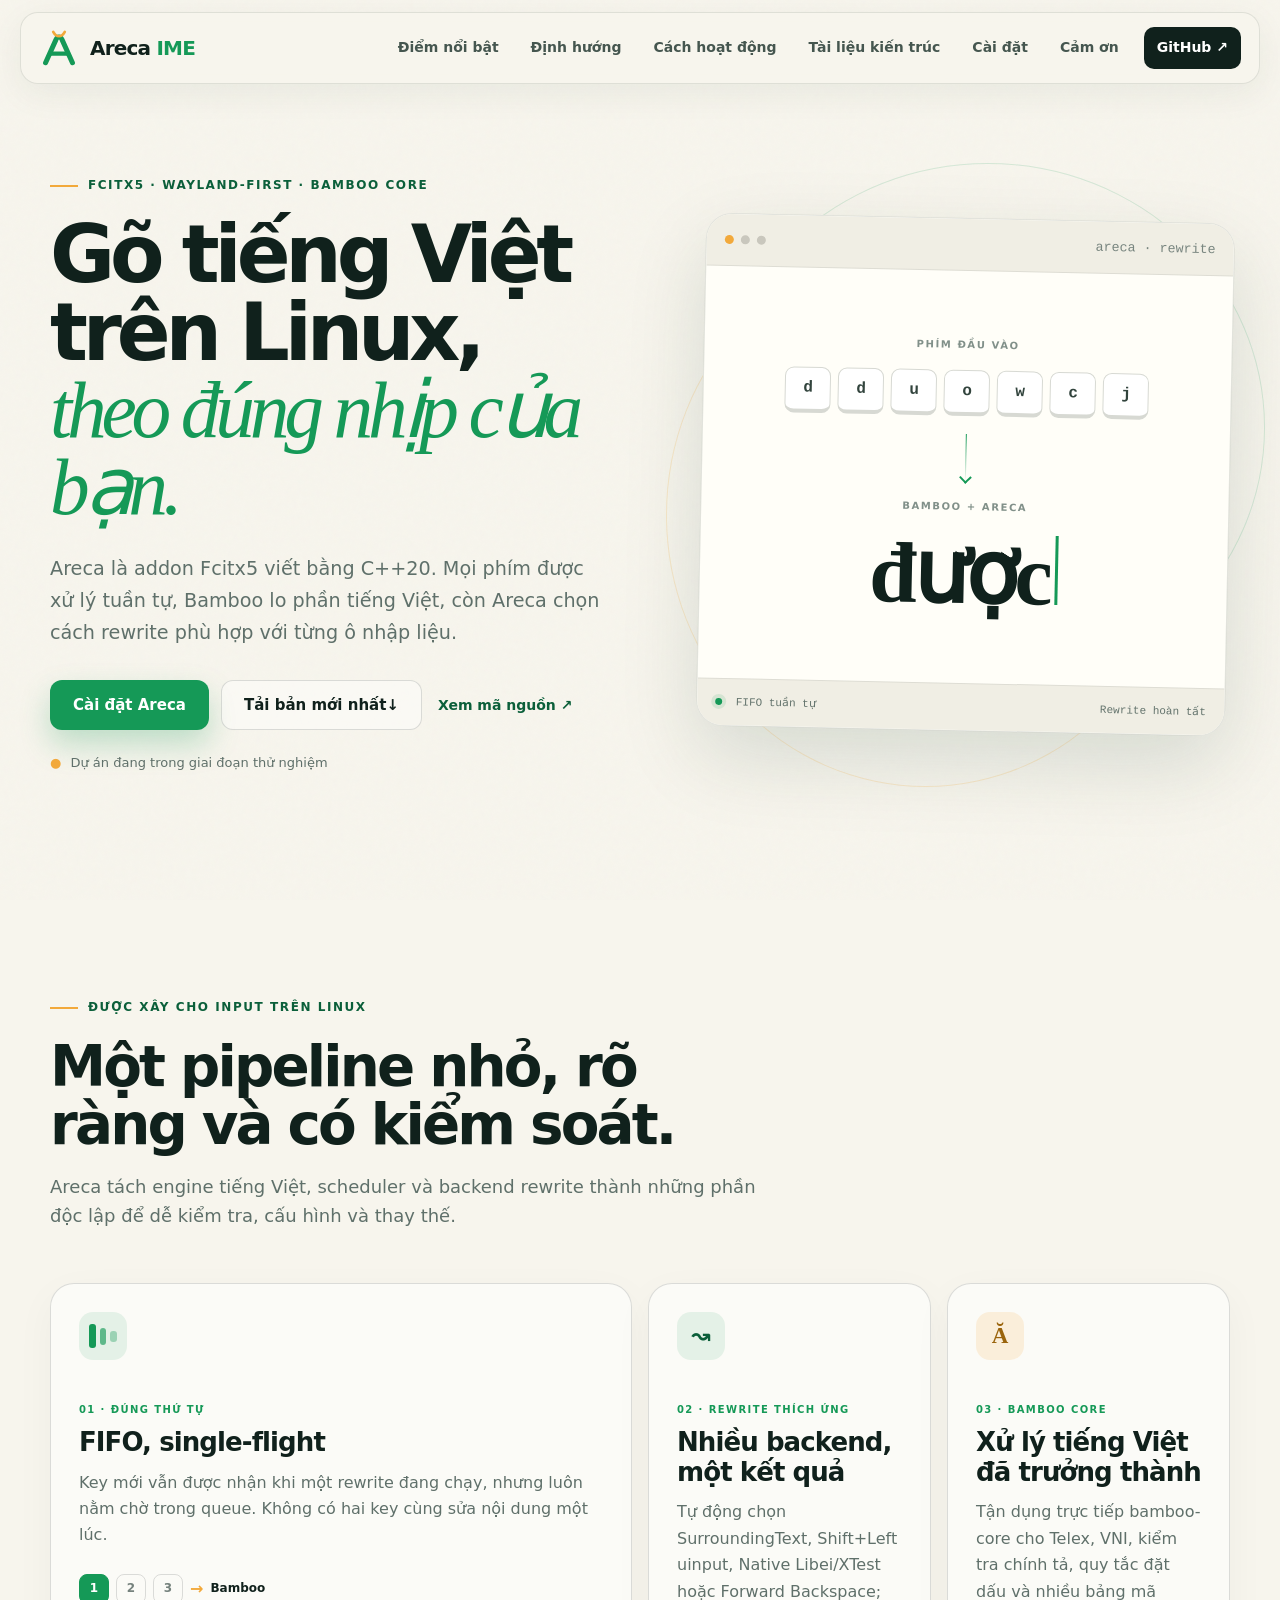
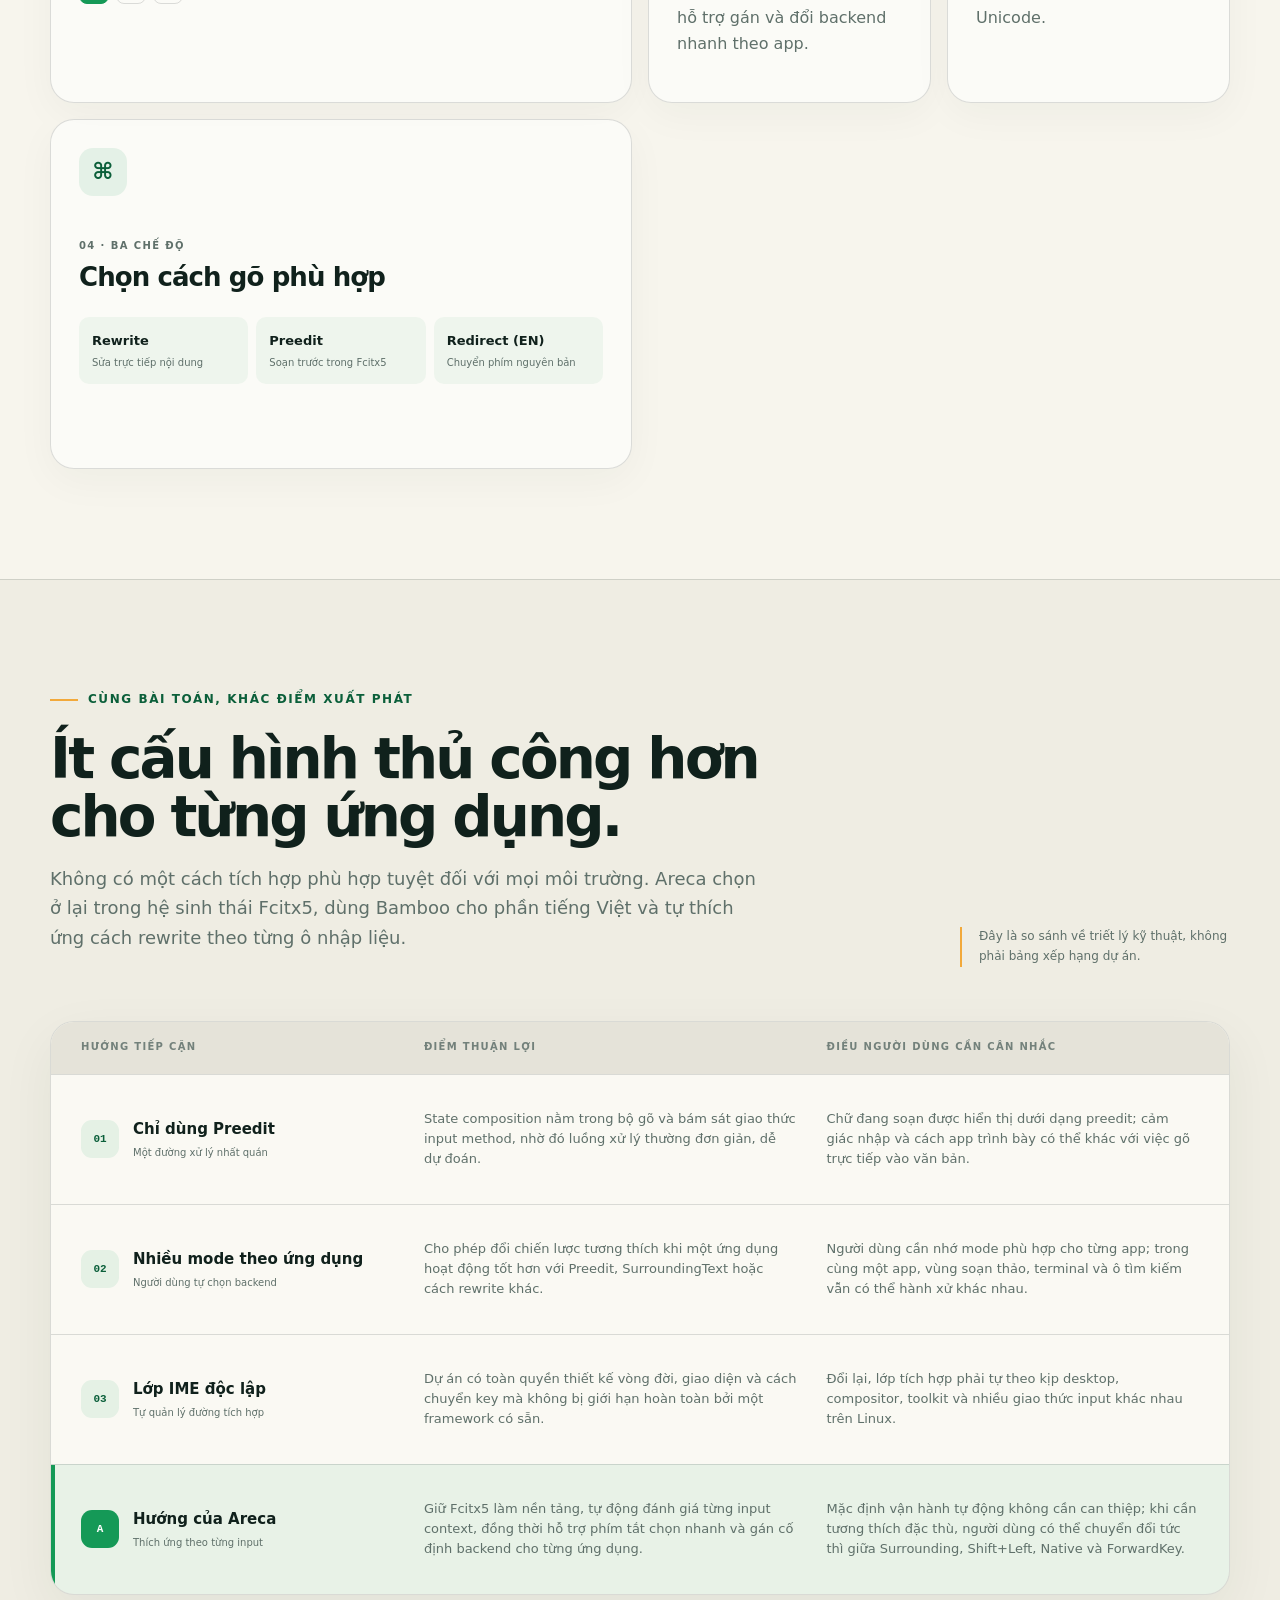
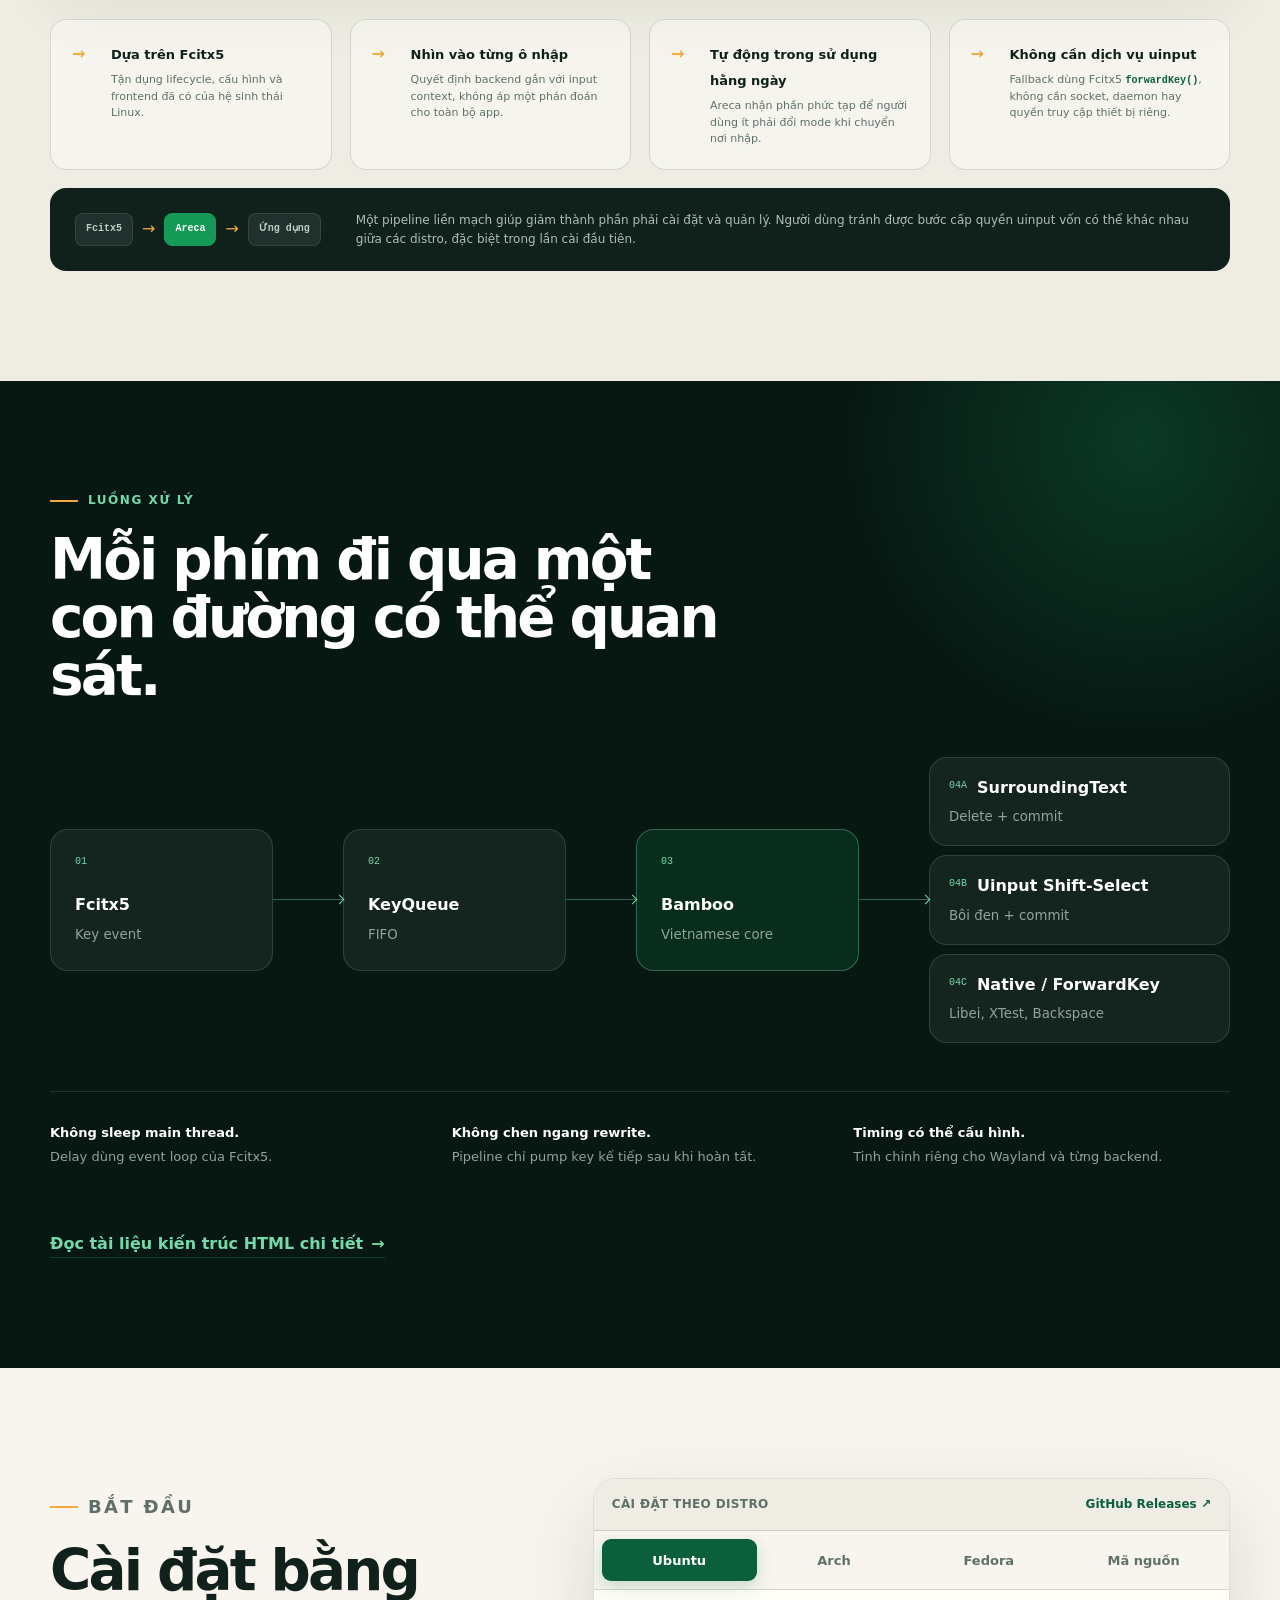
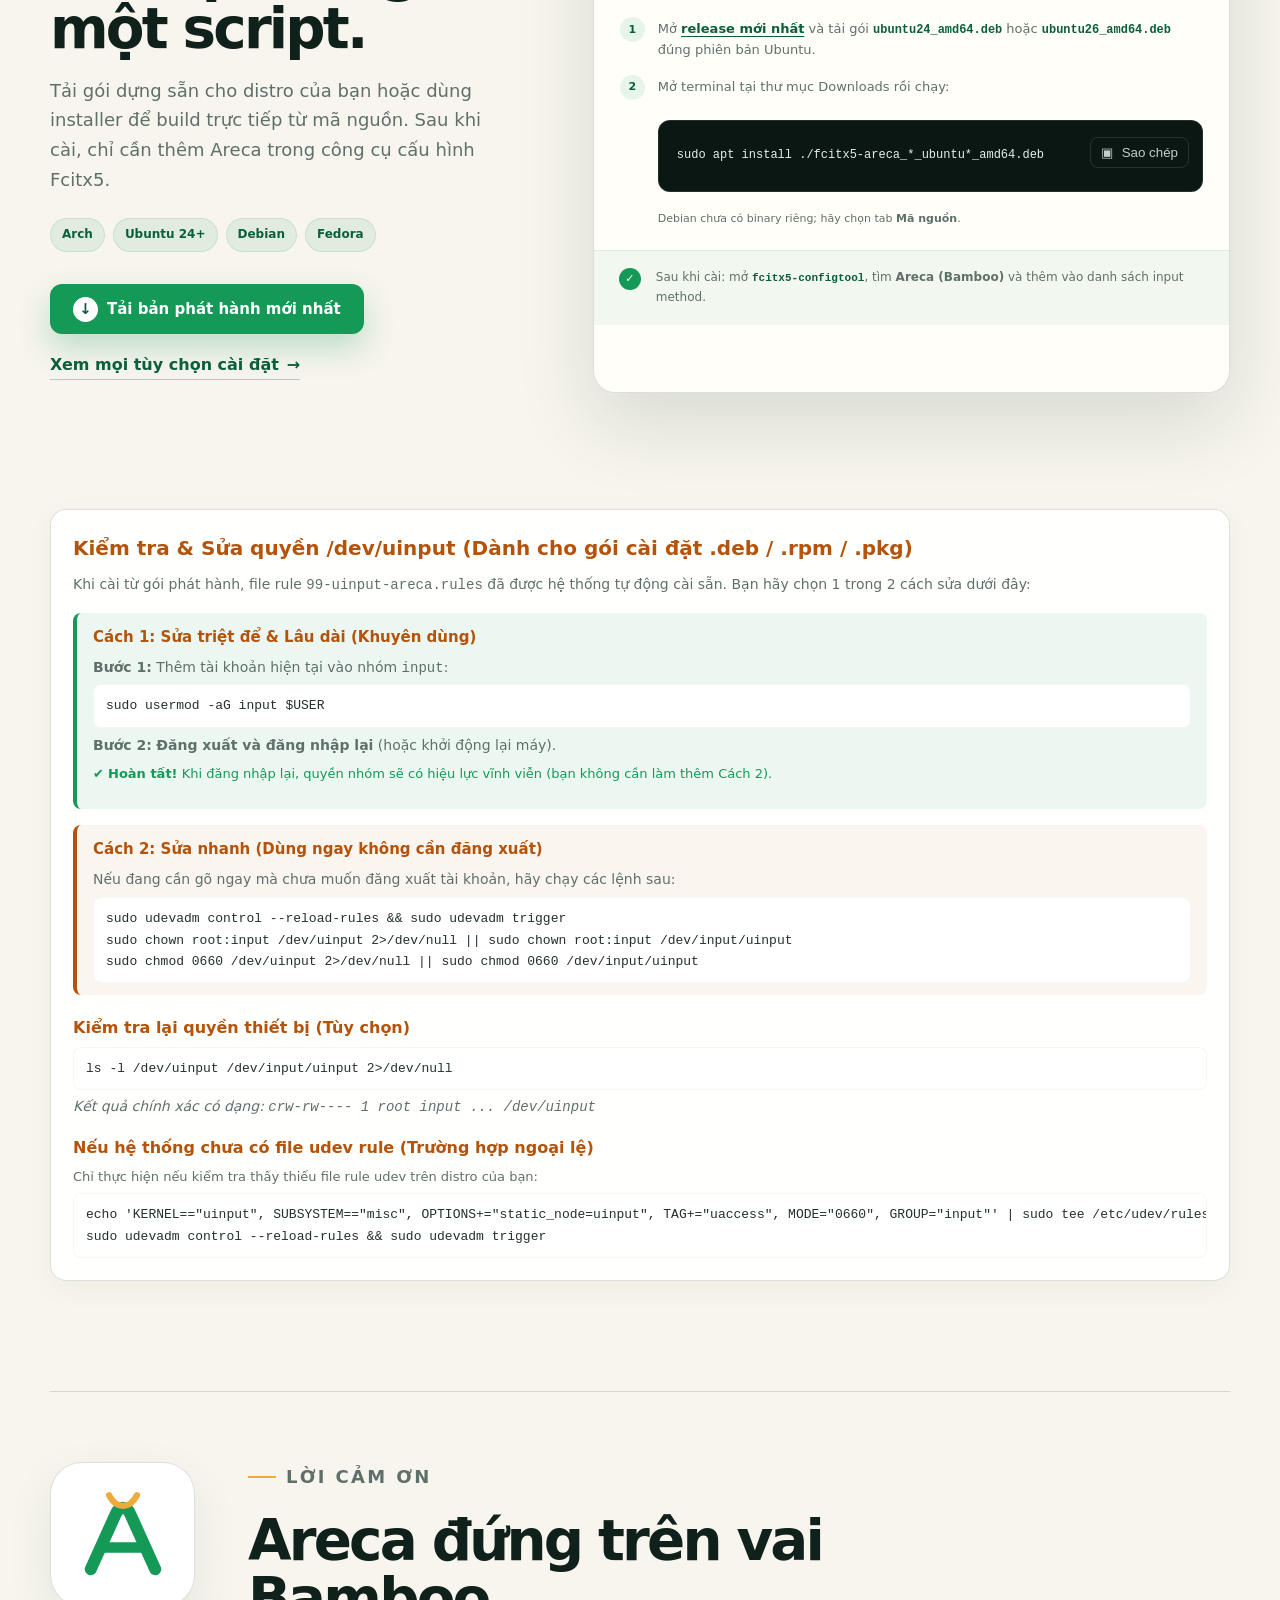
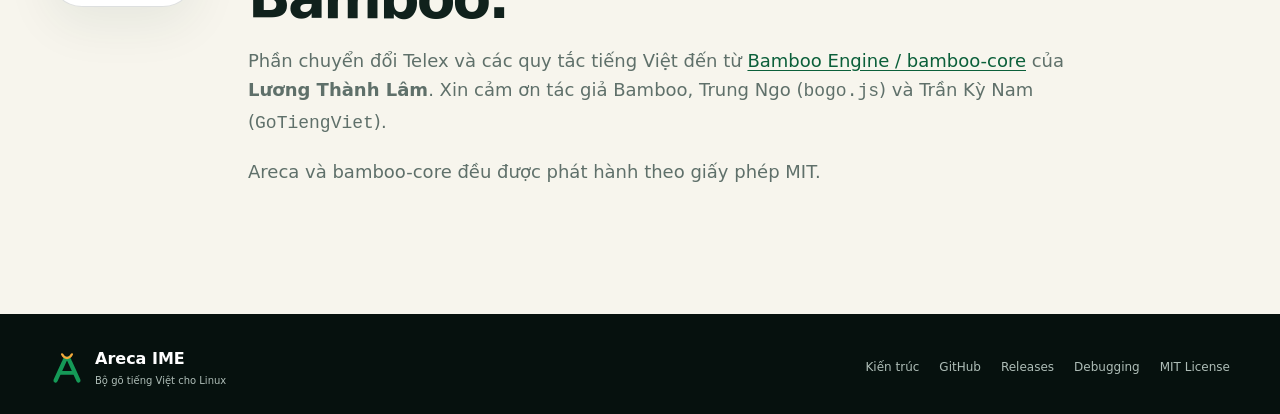
<file: website/index.html>
<!doctype html>
<html lang="vi">
  <head>
    <meta charset="utf-8" />
    <meta name="viewport" content="width=device-width, initial-scale=1" />
    <meta name="theme-color" content="#0b1f19" />
    <meta
      name="description"
      content="Areca IME — bộ gõ tiếng Việt cho Linux, tích hợp Fcitx5, tối ưu cho Wayland và sử dụng Bamboo Engine."
    />
    <meta property="og:title" content="Areca IME — Gõ tiếng Việt trên Linux" />
    <meta
      property="og:description"
      content="Bộ gõ tiếng Việt Fcitx5 với Bamboo Engine, pipeline tuần tự và nhiều chế độ nhập liệu."
    />
    <meta property="og:type" content="website" />
    <meta property="og:image" content="assets/areca.svg" />
    <title>Areca IME — Bộ gõ tiếng Việt cho Linux</title>
    <link rel="icon" href="assets/areca.svg" type="image/svg+xml" />
    <link rel="stylesheet" href="styles.css" />
    <script src="script.js" defer></script>
  </head>
  <body>
    <a class="skip-link" href="#main">Đi tới nội dung chính</a>

    <header class="site-header">
      <a class="brand" href="#top" aria-label="Areca IME — trang chủ">
        <img src="assets/areca.svg" alt="" width="40" height="40" />
        <span>Areca <b>IME</b></span>
      </a>

      <button
        class="menu-toggle"
        type="button"
        aria-label="Mở menu"
        aria-expanded="false"
        aria-controls="site-nav"
      >
        <span></span><span></span><span></span>
      </button>

      <nav id="site-nav" class="site-nav" aria-label="Điều hướng chính">
        <a href="#features">Điểm nổi bật</a>
        <a href="#direction">Định hướng</a>
        <a href="#architecture">Cách hoạt động</a>
        <a href="architecture.html">Tài liệu kiến trúc</a>
        <a href="#install">Cài đặt</a>
        <a href="#credits">Cảm ơn</a>
        <a
          class="nav-github"
          href="https://github.com/xhkzeroone/ArecaIME"
          target="_blank"
          rel="noreferrer"
          >GitHub <span aria-hidden="true">↗</span></a
        >
      </nav>
    </header>

    <main id="main">
      <section id="top" class="hero section-shell">
        <div class="hero-copy reveal">
          <p class="eyebrow"><span></span> Fcitx5 · Wayland-first · Bamboo core</p>
          <h1>Gõ tiếng Việt trên Linux, <em>theo đúng nhịp của bạn.</em></h1>
          <p class="hero-lead">
            Areca là addon Fcitx5 viết bằng C++20. Mọi phím được xử lý tuần tự,
            Bamboo lo phần tiếng Việt, còn Areca chọn cách rewrite phù hợp với
            từng ô nhập liệu.
          </p>
          <div class="hero-actions">
            <a class="button button-primary" href="#install">Cài đặt Areca</a>
            <a
              class="button button-secondary"
              href="https://github.com/xhkzeroone/ArecaIME/releases/latest"
              target="_blank"
              rel="noreferrer"
              >Tải bản mới nhất <span aria-hidden="true">↓</span></a
            >
            <a
              class="source-link"
              href="https://github.com/xhkzeroone/ArecaIME"
              target="_blank"
              rel="noreferrer"
              >Xem mã nguồn <span aria-hidden="true">↗</span></a
            >
          </div>

          <p class="experimental-note">
            <span aria-hidden="true">●</span> Dự án đang trong giai đoạn thử nghiệm
          </p>
        </div>

        <div class="hero-demo reveal" aria-label="Minh họa cách Areca xử lý từ được">
          <div class="demo-window">
            <div class="window-bar">
              <span></span><span></span><span></span>
              <small>areca · rewrite</small>
            </div>
            <div class="typing-stage">
              <p class="stage-label">PHÍM ĐẦU VÀO</p>
              <div class="keys" aria-label="d d u o w c j">
                <kbd>d</kbd><kbd>d</kbd><kbd>u</kbd><kbd>o</kbd><kbd>w</kbd><kbd>c</kbd><kbd>j</kbd>
              </div>
              <div class="flow-arrow"><span></span></div>
              <p class="stage-label">BAMBOO + ARECA</p>
              <div class="result-word">được<span class="caret"></span></div>
            </div>
            <div class="demo-status">
              <span><i class="status-dot"></i> FIFO tuần tự</span>
              <span>Rewrite hoàn tất</span>
            </div>
          </div>
          <div class="orbit orbit-one"></div>
          <div class="orbit orbit-two"></div>
        </div>
      </section>

      <section id="features" class="section-block section-shell">
        <div class="section-heading reveal">
          <p class="eyebrow"><span></span> Được xây cho input trên Linux</p>
          <h2>Một pipeline nhỏ, rõ ràng và có kiểm soát.</h2>
          <p>
            Areca tách engine tiếng Việt, scheduler và backend rewrite thành
            những phần độc lập để dễ kiểm tra, cấu hình và thay thế.
          </p>
        </div>

        <div class="feature-grid">
          <article class="feature-card feature-wide reveal">
            <div class="feature-icon queue-icon" aria-hidden="true">
              <i></i><i></i><i></i>
            </div>
            <p class="card-kicker">01 · ĐÚNG THỨ TỰ</p>
            <h3>FIFO, single-flight</h3>
            <p>
              Key mới vẫn được nhận khi một rewrite đang chạy, nhưng luôn nằm
              chờ trong queue. Không có hai key cùng sửa nội dung một lúc.
            </p>
            <div class="mini-queue" aria-hidden="true">
              <span class="active">1</span><span>2</span><span>3</span><b>→</b><em>Bamboo</em>
            </div>
          </article>

          <article class="feature-card reveal">
            <div class="feature-icon" aria-hidden="true">↝</div>
            <p class="card-kicker">02 · REWRITE THÍCH ỨNG</p>
            <h3>Nhiều backend, một kết quả</h3>
            <p>
              Tự động chọn SurroundingText, Shift+Left uinput, Native Libei/XTest hoặc Forward Backspace; hỗ trợ gán và đổi backend nhanh theo app.
            </p>
          </article>

          <article class="feature-card reveal">
            <div class="feature-icon bamboo-icon" aria-hidden="true">Ă</div>
            <p class="card-kicker">03 · BAMBOO CORE</p>
            <h3>Xử lý tiếng Việt đã trưởng thành</h3>
            <p>
              Tận dụng trực tiếp bamboo-core cho Telex, VNI, kiểm tra chính tả,
              quy tắc đặt dấu và nhiều bảng mã Unicode.
            </p>
          </article>

          <article class="feature-card feature-wide reveal">
            <div class="feature-icon modes-icon" aria-hidden="true">⌘</div>
            <p class="card-kicker">04 · BA CHẾ ĐỘ</p>
            <h3>Chọn cách gõ phù hợp</h3>
            <div class="mode-list">
              <span><b>Rewrite</b><small>Sửa trực tiếp nội dung</small></span>
              <span><b>Preedit</b><small>Soạn trước trong Fcitx5</small></span>
              <span><b>Redirect (EN)</b><small>Chuyển phím nguyên bản</small></span>
            </div>
          </article>
        </div>
      </section>

      <section id="direction" class="direction section-block">
        <div class="section-shell">
          <div class="direction-intro reveal">
            <div class="section-heading">
              <p class="eyebrow"><span></span> Cùng bài toán, khác điểm xuất phát</p>
              <h2>Ít cấu hình thủ công hơn cho từng ứng dụng.</h2>
              <p>
                Không có một cách tích hợp phù hợp tuyệt đối với mọi môi trường.
                Areca chọn ở lại trong hệ sinh thái Fcitx5, dùng Bamboo cho phần
                tiếng Việt và tự thích ứng cách rewrite theo từng ô nhập liệu.
              </p>
            </div>
            <p class="comparison-note">
              Đây là so sánh về triết lý kỹ thuật, không phải bảng xếp hạng dự án.
            </p>
          </div>

          <div class="comparison-table reveal" role="table" aria-label="So sánh các hướng thiết kế bộ gõ">
            <div class="comparison-row comparison-head" role="row">
              <span role="columnheader">Hướng tiếp cận</span>
              <span role="columnheader">Điểm thuận lợi</span>
              <span role="columnheader">Điều người dùng cần cân nhắc</span>
            </div>

            <div class="comparison-row" role="row">
              <div class="approach-name" role="cell">
                <i aria-hidden="true">01</i>
                <span><b>Chỉ dùng Preedit</b><small>Một đường xử lý nhất quán</small></span>
              </div>
              <p role="cell">
                State composition nằm trong bộ gõ và bám sát giao thức input
                method, nhờ đó luồng xử lý thường đơn giản, dễ dự đoán.
              </p>
              <p role="cell">
                Chữ đang soạn được hiển thị dưới dạng preedit; cảm giác nhập và
                cách app trình bày có thể khác với việc gõ trực tiếp vào văn bản.
              </p>
            </div>

            <div class="comparison-row" role="row">
              <div class="approach-name" role="cell">
                <i aria-hidden="true">02</i>
                <span><b>Nhiều mode theo ứng dụng</b><small>Người dùng tự chọn backend</small></span>
              </div>
              <p role="cell">
                Cho phép đổi chiến lược tương thích khi một ứng dụng hoạt động
                tốt hơn với Preedit, SurroundingText hoặc cách rewrite khác.
              </p>
              <p role="cell">
                Người dùng cần nhớ mode phù hợp cho từng app; trong cùng một app,
                vùng soạn thảo, terminal và ô tìm kiếm vẫn có thể hành xử khác nhau.
              </p>
            </div>

            <div class="comparison-row" role="row">
              <div class="approach-name" role="cell">
                <i aria-hidden="true">03</i>
                <span><b>Lớp IME độc lập</b><small>Tự quản lý đường tích hợp</small></span>
              </div>
              <p role="cell">
                Dự án có toàn quyền thiết kế vòng đời, giao diện và cách chuyển
                key mà không bị giới hạn hoàn toàn bởi một framework có sẵn.
              </p>
              <p role="cell">
                Đổi lại, lớp tích hợp phải tự theo kịp desktop, compositor,
                toolkit và nhiều giao thức input khác nhau trên Linux.
              </p>
            </div>

            <div class="comparison-row areca-row" role="row">
              <div class="approach-name" role="cell">
                <i aria-hidden="true">A</i>
                <span><b>Hướng của Areca</b><small>Thích ứng theo từng input</small></span>
              </div>
              <p role="cell">
                Giữ Fcitx5 làm nền tảng, tự động đánh giá từng input context,
                đồng thời hỗ trợ phím tắt chọn nhanh và gán cố định backend cho từng ứng dụng.
              </p>
              <p role="cell">
                Mặc định vận hành tự động không cần can thiệp; khi cần tương thích đặc thù,
                người dùng có thể chuyển đổi tức thì giữa Surrounding, Shift+Left, Native và ForwardKey.
              </p>
            </div>
          </div>

          <div class="direction-pillars reveal">
            <article>
              <span aria-hidden="true">→</span>
              <div><b>Dựa trên Fcitx5</b><p>Tận dụng lifecycle, cấu hình và frontend đã có của hệ sinh thái Linux.</p></div>
            </article>
            <article>
              <span aria-hidden="true">→</span>
              <div><b>Nhìn vào từng ô nhập</b><p>Quyết định backend gắn với input context, không áp một phán đoán cho toàn bộ app.</p></div>
            </article>
            <article>
              <span aria-hidden="true">→</span>
              <div><b>Tự động trong sử dụng hằng ngày</b><p>Areca nhận phần phức tạp để người dùng ít phải đổi mode khi chuyển nơi nhập.</p></div>
            </article>
            <article>
              <span aria-hidden="true">→</span>
              <div><b>Không cần dịch vụ uinput</b><p>Fallback dùng Fcitx5 <code>forwardKey()</code>, không cần socket, daemon hay quyền truy cập thiết bị riêng.</p></div>
            </article>
          </div>

          <div class="integration-line reveal">
            <div class="integration-path" aria-hidden="true">
              <span>Fcitx5</span><i>→</i><span>Areca</span><i>→</i><span>Ứng dụng</span>
            </div>
            <p>
              Một pipeline liền mạch giúp giảm thành phần phải cài đặt và quản
              lý. Người dùng tránh được bước cấp quyền uinput vốn có thể khác
              nhau giữa các distro, đặc biệt trong lần cài đầu tiên.
            </p>
          </div>
        </div>
      </section>

      <section id="architecture" class="architecture section-block">
        <div class="section-shell">
          <div class="section-heading section-heading-light reveal">
            <p class="eyebrow"><span></span> Luồng xử lý</p>
            <h2>Mỗi phím đi qua một con đường có thể quan sát.</h2>
          </div>

          <div class="pipeline reveal" aria-label="Sơ đồ kiến trúc Areca">
            <div class="pipeline-node">
              <span>01</span><b>Fcitx5</b><small>Key event</small>
            </div>
            <i class="connector" aria-hidden="true"></i>
            <div class="pipeline-node">
              <span>02</span><b>KeyQueue</b><small>FIFO</small>
            </div>
            <i class="connector" aria-hidden="true"></i>
            <div class="pipeline-node node-highlight">
              <span>03</span><b>Bamboo</b><small>Vietnamese core</small>
            </div>
            <i class="connector" aria-hidden="true"></i>
            <div class="backend-stack">
              <div class="pipeline-node">
                <span>04A</span><b>SurroundingText</b><small>Delete + commit</small>
              </div>
              <div class="pipeline-node">
                <span>04B</span><b>Uinput Shift-Select</b><small>Bôi đen + commit</small>
              </div>
              <div class="pipeline-node">
                <span>04C</span><b>Native / ForwardKey</b><small>Libei, XTest, Backspace</small>
              </div>
            </div>
          </div>

          <div class="invariant-row reveal">
            <p><b>Không sleep main thread.</b> Delay dùng event loop của Fcitx5.</p>
            <p><b>Không chen ngang rewrite.</b> Pipeline chỉ pump key kế tiếp sau khi hoàn tất.</p>
            <p><b>Timing có thể cấu hình.</b> Tinh chỉnh riêng cho Wayland và từng backend.</p>
          </div>

          <a
            class="text-link light-link"
            href="architecture.html"
            >Đọc tài liệu kiến trúc HTML chi tiết <span aria-hidden="true">→</span></a
          >
        </div>
      </section>

      <section id="install" class="install section-block section-shell">
        <div class="install-copy reveal">
          <p class="eyebrow"><span></span> Bắt đầu</p>
          <h2>Cài đặt bằng một script.</h2>
          <p>
            Tải gói dựng sẵn cho distro của bạn hoặc dùng installer để build
            trực tiếp từ mã nguồn. Sau khi cài, chỉ cần thêm Areca trong công
            cụ cấu hình Fcitx5.
          </p>
          <div class="distro-list" aria-label="Các bản phân phối được hỗ trợ">
            <span>Arch</span><span>Ubuntu 24+</span><span>Debian</span><span>Fedora</span>
          </div>
          <a
            class="button button-primary release-button"
            href="https://github.com/xhkzeroone/ArecaIME/releases/latest"
            target="_blank"
            rel="noreferrer"
          >
            <span class="download-mark" aria-hidden="true">↓</span>
            Tải bản phát hành mới nhất
          </a>
          <a
            class="text-link"
            href="https://github.com/xhkzeroone/ArecaIME#cài-đặt"
            target="_blank"
            rel="noreferrer"
            >Xem mọi tùy chọn cài đặt <span aria-hidden="true">→</span></a
          >
        </div>

        <div class="installer-card reveal">
          <div class="installer-head">
            <span>Cài đặt theo distro</span>
            <a
              href="https://github.com/xhkzeroone/ArecaIME/releases/latest"
              target="_blank"
              rel="noreferrer"
              >GitHub Releases <span aria-hidden="true">↗</span></a
            >
          </div>

          <div class="distro-tabs" role="tablist" aria-label="Chọn bản phân phối Linux">
            <button
              id="tab-ubuntu"
              class="distro-tab is-active"
              type="button"
              role="tab"
              aria-selected="true"
              aria-controls="panel-ubuntu"
              data-install-tab="ubuntu"
            >Ubuntu</button>
            <button
              id="tab-arch"
              class="distro-tab"
              type="button"
              role="tab"
              aria-selected="false"
              aria-controls="panel-arch"
              data-install-tab="arch"
            >Arch</button>
            <button
              id="tab-fedora"
              class="distro-tab"
              type="button"
              role="tab"
              aria-selected="false"
              aria-controls="panel-fedora"
              data-install-tab="fedora"
            >Fedora</button>

            
            <button
              id="tab-source"
              class="distro-tab"
              type="button"
              role="tab"
              aria-selected="false"
              aria-controls="panel-source"
              data-install-tab="source"
            >Mã nguồn</button>
          </div>

          <div
            id="panel-ubuntu"
            class="install-panel"
            role="tabpanel"
            aria-labelledby="tab-ubuntu"
            data-install-panel="ubuntu"
          >
            <div class="package-instruction">
              <span class="step-number">1</span>
              <p>
                Mở <a href="https://github.com/xhkzeroone/ArecaIME/releases/latest">release mới nhất</a>
                và tải gói <code>ubuntu24_amd64.deb</code> hoặc
                <code>ubuntu26_amd64.deb</code> đúng phiên bản Ubuntu.
              </p>
            </div>
            <div class="package-instruction">
              <span class="step-number">2</span>
              <p>Mở terminal tại thư mục Downloads rồi chạy:</p>
            </div>
            <div class="command-row">
              <pre id="ubuntu-command"><code>sudo apt install ./fcitx5-areca_*_ubuntu*_amd64.deb</code></pre>
              <button class="copy-button" type="button" data-copy-target="ubuntu-command">
                <span class="copy-icon" aria-hidden="true">▣</span>
                <span class="copy-label">Sao chép</span>
              </button>
            </div>
            <p class="panel-note">Debian chưa có binary riêng; hãy chọn tab <b>Mã nguồn</b>.</p>
          </div>

          <div
            id="panel-arch"
            class="install-panel"
            role="tabpanel"
            aria-labelledby="tab-arch"
            data-install-panel="arch"
            hidden
          >
            <div class="package-instruction">
              <span class="step-number">1</span>
              <p>
                Cài đặt bản dựng sẵn từ AUR qua <code>paru</code> hoặc <code>yay</code>:
              </p>
            </div>
            <div class="command-row">
              <pre id="arch-aur-bin-command"><code>paru -S fcitx5-areca-bin
# hoặc
yay -S fcitx5-areca-bin</code></pre>
              <button class="copy-button" type="button" data-copy-target="arch-aur-bin-command">
                <span class="copy-icon" aria-hidden="true">▣</span>
                <span class="copy-label">Sao chép</span>
              </button>
            </div>

            <div class="package-instruction">
              <span class="step-number">2</span>
              <p>
                Hoặc cài đặt bản git build từ mã nguồn mới nhất:
              </p>
            </div>
            <div class="command-row">
              <pre id="arch-aur-git-command"><code>paru -S fcitx5-areca-git
# hoặc
yay -S fcitx5-areca-git</code></pre>
              <button class="copy-button" type="button" data-copy-target="arch-aur-git-command">
                <span class="copy-icon" aria-hidden="true">▣</span>
                <span class="copy-label">Sao chép</span>
              </button>
            </div>

            <div class="package-instruction">
              <span class="step-number">3</span>
              <p>
                Hoặc tải thủ công gói <code>.pkg.tar.zst</code> từ
                <a href="https://github.com/xhkzeroone/ArecaIME/releases/latest" target="_blank" rel="noreferrer">release mới nhất</a> rồi cài bằng pacman:
              </p>
            </div>
            <div class="command-row">
              <pre id="arch-command"><code>sudo pacman -U ./fcitx5-areca-*.pkg.tar.zst</code></pre>
              <button class="copy-button" type="button" data-copy-target="arch-command">
                <span class="copy-icon" aria-hidden="true">▣</span>
                <span class="copy-label">Sao chép</span>
              </button>
            </div>
          </div>

          <div
            id="panel-fedora"
            class="install-panel"
            role="tabpanel"
            aria-labelledby="tab-fedora"
            data-install-panel="fedora"
            hidden
          >
            <div class="package-instruction">
              <span class="step-number">1</span>
              <p>
                Tải file <code>fedora-latest.x86_64.rpm</code> từ
                <a href="https://github.com/xhkzeroone/ArecaIME/releases/latest">release mới nhất</a>.
              </p>
            </div>
            <div class="package-instruction">
              <span class="step-number">2</span>
              <p>Mở terminal tại thư mục chứa gói rồi chạy:</p>
            </div>
            <div class="command-row">
              <pre id="fedora-command"><code>sudo dnf install ./fcitx5-areca-*.rpm</code></pre>
              <button class="copy-button" type="button" data-copy-target="fedora-command">
                <span class="copy-icon" aria-hidden="true">▣</span>
                <span class="copy-label">Sao chép</span>
              </button>
            </div>
          </div>

          <div
            id="panel-source"
            class="install-panel"
            role="tabpanel"
            aria-labelledby="tab-source"
            data-install-panel="source"
            hidden
          >
            <p class="source-intro">
              Dùng được trên Arch/CachyOS, Debian/Ubuntu và Fedora. Script tự
              cài dependency, build, test rồi cài addon.
            </p>
            <div class="command-row source-command-row">
              <pre id="source-command"><code>git clone --recurse-submodules \
  https://github.com/xhkzeroone/ArecaIME.git
cd ArecaIME
./scripts/install.sh</code></pre>
              <button class="copy-button" type="button" data-copy-target="source-command">
                <span class="copy-icon" aria-hidden="true">▣</span>
                <span class="copy-label">Sao chép</span>
              </button>
            </div>
            <p class="panel-note">Cài riêng cho user: <code>./scripts/install.sh --user</code></p>
          </div>

          <div class="after-install">
            <span aria-hidden="true">✓</span>
            <p>
              Sau khi cài: mở <code>fcitx5-configtool</code>, tìm
              <b>Areca (Bamboo)</b> và thêm vào danh sách input method.
            </p>
          </div>
        </div>

        <!-- Uinput check & fix -->
        <div class="uinput-check reveal">
          <h3>Kiểm tra &amp; Sửa quyền <b>/dev/uinput</b> (Dành cho gói cài đặt .deb / .rpm / .pkg)</h3>
          <p>Khi cài từ gói phát hành, file rule <code>99-uinput-areca.rules</code> đã được hệ thống tự động cài sẵn. Bạn hãy chọn 1 trong 2 cách sửa dưới đây:</p>

          <div style="margin-top: 1rem; padding: 12px 16px; background: rgba(21, 153, 87, 0.08); border-left: 4px solid #159957; border-radius: 8px;">
            <h4 style="margin: 0 0 6px 0; color: #159957; font-size: 15px;"><b>Cách 1: Sửa triệt để &amp; Lâu dài (Khuyên dùng)</b></h4>
            <p style="margin: 0;"><b>Bước 1:</b> Thêm tài khoản hiện tại vào nhóm <code>input</code>:</p>
            <pre style="margin-top: 4px;">sudo usermod -aG input $USER</pre>
            <p style="margin-top: 6px; margin-bottom: 0;"><b>Bước 2:</b> <b>Đăng xuất và đăng nhập lại</b> (hoặc khởi động lại máy).</p>
            <p style="margin-top: 6px; color: #159957; font-size: 13px;">✔ <b>Hoàn tất!</b> Khi đăng nhập lại, quyền nhóm sẽ có hiệu lực vĩnh viễn (bạn không cần làm thêm Cách 2).</p>
          </div>

          <div style="margin-top: 1rem; padding: 12px 16px; background: rgba(180, 83, 9, 0.06); border-left: 4px solid #b45309; border-radius: 8px;">
            <h4 style="margin: 0 0 6px 0; color: #b45309; font-size: 15px;"><b>Cách 2: Sửa nhanh (Dùng ngay không cần đăng xuất)</b></h4>
            <p style="margin: 0;">Nếu đang cần gõ ngay mà chưa muốn đăng xuất tài khoản, hãy chạy các lệnh sau:</p>
            <pre style="margin-top: 6px;">sudo udevadm control --reload-rules &amp;&amp; sudo udevadm trigger
sudo chown root:input /dev/uinput 2>/dev/null || sudo chown root:input /dev/input/uinput
sudo chmod 0660 /dev/uinput 2>/dev/null || sudo chmod 0660 /dev/input/uinput</pre>
          </div>

          <div style="margin-top: 1.2rem;">
            <h4 style="margin: 0 0 4px 0;"><b>Kiểm tra lại quyền thiết bị (Tùy chọn)</b></h4>
            <pre>ls -l /dev/uinput /dev/input/uinput 2>/dev/null</pre>
            <p style="margin-top:0.3rem;"><i>Kết quả chính xác có dạng: <code>crw-rw---- 1 root input ... /dev/uinput</code></i></p>
          </div>

          <div style="margin-top: 1rem;">
            <h4 style="margin: 0 0 4px 0;"><b>Nếu hệ thống chưa có file udev rule (Trường hợp ngoại lệ)</b></h4>
            <p style="margin: 0 0 4px 0; font-size: 13px;">Chỉ thực hiện nếu kiểm tra thấy thiếu file rule udev trên distro của bạn:</p>
            <pre>echo 'KERNEL=="uinput", SUBSYSTEM=="misc", OPTIONS+="static_node=uinput", TAG+="uaccess", MODE="0660", GROUP="input"' | sudo tee /etc/udev/rules.d/99-uinput-areca.rules
sudo udevadm control --reload-rules &amp;&amp; sudo udevadm trigger</pre>
          </div>
        </div>
      </section>

      <section id="credits" class="credits section-block section-shell reveal">
        <div class="credits-logo">
          <img src="assets/areca.svg" alt="Biểu tượng Areca" width="96" height="96" />
        </div>
        <div>
          <p class="eyebrow"><span></span> Lời cảm ơn</p>
          <h2>Areca đứng trên vai Bamboo.</h2>
          <p>
            Phần chuyển đổi Telex và các quy tắc tiếng Việt đến từ
            <a href="https://github.com/BambooEngine/bamboo-core">Bamboo Engine / bamboo-core</a>
            của <b>Lương Thành Lâm</b>. Xin cảm ơn tác giả Bamboo, Trung Ngo
            (<code>bogo.js</code>) và Trần Kỳ Nam (<code>GoTiengViet</code>).
          </p>
          <p>Areca và bamboo-core đều được phát hành theo giấy phép MIT.</p>
        </div>
      </section>
    </main>

    <footer class="site-footer">
      <div class="footer-inner">
        <div class="footer-brand">
          <img src="assets/areca.svg" alt="" width="34" height="34" />
          <span><b>Areca IME</b><small>Bộ gõ tiếng Việt cho Linux</small></span>
        </div>
        <nav aria-label="Liên kết cuối trang">
          <a href="architecture.html">Kiến trúc</a>
          <a href="https://github.com/xhkzeroone/ArecaIME">GitHub</a>
          <a href="https://github.com/xhkzeroone/ArecaIME/releases">Releases</a>
          <a href="https://github.com/xhkzeroone/ArecaIME/blob/main/docs/DEBUGGING.md">Debugging</a>
          <a href="https://github.com/xhkzeroone/ArecaIME/blob/main/LICENSE">MIT License</a>
        </nav>
      </div>
    </footer>
  </body>
</html>
</file>
<file: website/styles.css>
:root {
  --ink: #10211c;
  --muted: #5f706a;
  --paper: #f7f5ed;
  --paper-deep: #eceadd;
  --green: #159957;
  --green-dark: #0b5f3a;
  --orange: #f2a93b;
  --night: #071813;
  --line: rgba(16, 33, 28, 0.14);
  --shadow: 0 30px 80px rgba(9, 43, 31, 0.13);
  --radius: 24px;
}

* {
  box-sizing: border-box;
}

html {
  scroll-behavior: smooth;
}

body {
  margin: 0;
  color: var(--ink);
  background: var(--paper);
  font-family: Inter, ui-sans-serif, system-ui, -apple-system, BlinkMacSystemFont,
    "Segoe UI", sans-serif;
  font-size: 16px;
  line-height: 1.65;
  text-rendering: optimizeLegibility;
}

body::before {
  position: fixed;
  inset: 0;
  z-index: -1;
  content: "";
  pointer-events: none;
  opacity: 0.32;
  background-image: url("data:image/svg+xml,%3Csvg viewBox='0 0 180 180' xmlns='http://www.w3.org/2000/svg'%3E%3Cfilter id='n'%3E%3CfeTurbulence type='fractalNoise' baseFrequency='.85' numOctaves='3' stitchTiles='stitch'/%3E%3C/filter%3E%3Crect width='100%25' height='100%25' filter='url(%23n)' opacity='.08'/%3E%3C/svg%3E");
}

a {
  color: inherit;
  text-decoration: none;
}

button,
a {
  -webkit-tap-highlight-color: transparent;
}

button:focus-visible,
a:focus-visible {
  outline: 3px solid var(--orange);
  outline-offset: 4px;
}

.skip-link {
  position: fixed;
  top: 10px;
  left: 10px;
  z-index: 100;
  padding: 10px 16px;
  color: white;
  background: var(--green-dark);
  border-radius: 8px;
  transform: translateY(-150%);
}

.skip-link:focus {
  transform: none;
}

.section-shell {
  width: min(1180px, calc(100% - 48px));
  margin-inline: auto;
}

.site-header {
  position: sticky;
  top: 0;
  z-index: 50;
  display: flex;
  align-items: center;
  justify-content: space-between;
  width: min(1240px, calc(100% - 32px));
  min-height: 72px;
  margin: 12px auto 0;
  padding: 10px 18px;
  background: rgba(247, 245, 237, 0.86);
  border: 1px solid rgba(16, 33, 28, 0.1);
  border-radius: 18px;
  box-shadow: 0 10px 35px rgba(13, 56, 40, 0.06);
  backdrop-filter: blur(18px);
}

.brand,
.footer-brand {
  display: flex;
  align-items: center;
  gap: 11px;
}

.brand span {
  font-size: 20px;
  font-weight: 800;
  letter-spacing: -0.04em;
}

.brand b {
  color: var(--green);
}

.site-nav {
  display: flex;
  align-items: center;
  gap: 6px;
}

.site-nav a {
  padding: 9px 13px;
  color: #45564f;
  font-size: 14px;
  font-weight: 650;
  border-radius: 10px;
  transition: color 160ms ease, background 160ms ease;
}

.site-nav a:hover {
  color: var(--ink);
  background: rgba(21, 153, 87, 0.08);
}

.site-nav .nav-github {
  margin-left: 6px;
  color: white;
  background: var(--ink);
}

.site-nav .nav-github:hover {
  color: white;
  background: var(--green-dark);
}

.menu-toggle {
  display: none;
  width: 42px;
  height: 42px;
  padding: 10px;
  border: 0;
  background: transparent;
}

.menu-toggle span {
  display: block;
  width: 100%;
  height: 2px;
  margin: 5px 0;
  background: var(--ink);
  transition: transform 180ms ease, opacity 180ms ease;
}

.hero {
  display: grid;
  grid-template-columns: 1.03fr 0.97fr;
  align-items: center;
  gap: clamp(40px, 7vw, 90px);
  min-height: calc(100vh - 96px);
  padding-block: 88px 110px;
}

.eyebrow {
  display: flex;
  align-items: center;
  gap: 10px;
  margin: 0 0 20px;
  color: var(--green-dark);
  font-size: 12px;
  font-weight: 800;
  letter-spacing: 0.13em;
  text-transform: uppercase;
}

.eyebrow span {
  width: 28px;
  height: 2px;
  background: var(--orange);
}

h1,
h2,
h3,
p {
  margin-top: 0;
}

h1 {
  max-width: 720px;
  margin-bottom: 26px;
  font-size: clamp(48px, 6.2vw, 82px);
  line-height: 0.98;
  letter-spacing: -0.065em;
}

h1 em {
  display: block;
  color: var(--green);
  font-family: Georgia, "Times New Roman", serif;
  font-weight: 500;
}

.hero-lead {
  max-width: 650px;
  margin-bottom: 32px;
  color: var(--muted);
  font-size: clamp(17px, 1.5vw, 20px);
}

.hero-actions {
  display: flex;
  flex-wrap: wrap;
  align-items: center;
  gap: 12px;
}

.source-link {
  padding: 10px 4px;
  color: var(--green-dark);
  font-size: 14px;
  font-weight: 750;
}

.source-link:hover {
  text-decoration: underline;
  text-underline-offset: 4px;
}

.button {
  display: inline-flex;
  align-items: center;
  justify-content: center;
  min-height: 50px;
  padding: 0 22px;
  font-size: 15px;
  font-weight: 750;
  border: 1px solid transparent;
  border-radius: 12px;
  transition: transform 160ms ease, box-shadow 160ms ease, background 160ms ease;
}

.button:hover {
  transform: translateY(-2px);
}

.button-primary {
  color: white;
  background: var(--green);
  box-shadow: 0 14px 30px rgba(21, 153, 87, 0.25);
}

.button-primary:hover {
  background: var(--green-dark);
}

.button-secondary {
  border-color: var(--line);
  background: rgba(255, 255, 255, 0.42);
}

.experimental-note {
  margin: 22px 0 0;
  color: var(--muted);
  font-size: 13px;
}

.experimental-note span {
  margin-right: 5px;
  color: var(--orange);
}

.hero-demo {
  position: relative;
}

.demo-window {
  position: relative;
  z-index: 2;
  overflow: hidden;
  background: #fffef8;
  border: 1px solid rgba(16, 33, 28, 0.12);
  border-radius: 26px;
  box-shadow: var(--shadow);
  transform: rotate(1.2deg);
}

.window-bar {
  display: flex;
  align-items: center;
  gap: 7px;
  height: 52px;
  padding: 0 18px;
  background: #f0eee4;
  border-bottom: 1px solid rgba(16, 33, 28, 0.08);
}

.window-bar > span {
  width: 9px;
  height: 9px;
  background: #c9c7bd;
  border-radius: 50%;
}

.window-bar > span:first-child {
  background: var(--orange);
}

.window-bar small {
  margin-left: auto;
  color: #78857f;
  font-family: ui-monospace, SFMono-Regular, Menlo, monospace;
}

.typing-stage {
  padding: clamp(34px, 6vw, 66px) clamp(22px, 5vw, 56px);
  text-align: center;
}

.stage-label {
  margin-bottom: 16px;
  color: #819089;
  font-size: 10px;
  font-weight: 850;
  letter-spacing: 0.16em;
}

.keys {
  display: flex;
  justify-content: center;
  gap: 7px;
}

kbd {
  display: grid;
  place-items: center;
  width: clamp(34px, 4vw, 46px);
  aspect-ratio: 1;
  color: #32443d;
  background: white;
  border: 1px solid #d7d9d3;
  border-bottom-width: 4px;
  border-radius: 9px;
  font-family: ui-monospace, SFMono-Regular, Menlo, monospace;
  font-size: 16px;
  font-weight: 700;
}

.flow-arrow {
  position: relative;
  width: 1px;
  height: 47px;
  margin: 18px auto;
  background: linear-gradient(var(--green), transparent);
}

.flow-arrow::after {
  position: absolute;
  bottom: -1px;
  left: -4px;
  width: 7px;
  height: 7px;
  content: "";
  border-right: 2px solid var(--green);
  border-bottom: 2px solid var(--green);
  transform: rotate(45deg);
}

.result-word {
  font-family: Georgia, "Times New Roman", serif;
  font-size: clamp(54px, 8vw, 86px);
  font-weight: 700;
  line-height: 1;
  letter-spacing: -0.04em;
}

.caret {
  display: inline-block;
  width: 3px;
  height: 0.8em;
  margin-left: 5px;
  background: var(--green);
  animation: blink 1s steps(2, start) infinite;
}

@keyframes blink {
  50% { opacity: 0; }
}

.demo-status {
  display: flex;
  justify-content: space-between;
  padding: 14px 18px;
  color: #63736c;
  background: #f0eee4;
  border-top: 1px solid rgba(16, 33, 28, 0.08);
  font-family: ui-monospace, SFMono-Regular, Menlo, monospace;
  font-size: 11px;
}

.status-dot {
  display: inline-block;
  width: 7px;
  height: 7px;
  margin-right: 7px;
  background: var(--green);
  border-radius: 50%;
  box-shadow: 0 0 0 4px rgba(21, 153, 87, 0.12);
}

.orbit {
  position: absolute;
  z-index: 1;
  border: 1px solid rgba(21, 153, 87, 0.15);
  border-radius: 50%;
}

.orbit-one {
  inset: -55px -35px 40px 10px;
}

.orbit-two {
  inset: 25px 45px -55px -35px;
  border-color: rgba(242, 169, 59, 0.2);
}

.section-block {
  padding-block: 110px;
}

.section-heading {
  max-width: 710px;
  margin-bottom: 52px;
}

.section-heading h2,
.install h2,
.credits h2 {
  margin-bottom: 18px;
  font-size: clamp(36px, 4.4vw, 58px);
  line-height: 1.03;
  letter-spacing: -0.05em;
}

.section-heading > p:last-child,
.install-copy > p,
.credits p {
  color: var(--muted);
  font-size: 18px;
}

.feature-grid {
  display: grid;
  grid-template-columns: repeat(4, 1fr);
  gap: 16px;
}

.feature-card {
  min-height: 350px;
  padding: 28px;
  background: rgba(255, 255, 255, 0.55);
  border: 1px solid var(--line);
  border-radius: var(--radius);
  box-shadow: 0 12px 40px rgba(12, 52, 37, 0.04);
}

.feature-wide {
  grid-column: span 2;
}

.feature-icon {
  display: grid;
  place-items: center;
  width: 48px;
  height: 48px;
  margin-bottom: 42px;
  color: var(--green-dark);
  background: rgba(21, 153, 87, 0.1);
  border-radius: 14px;
  font-size: 23px;
  font-weight: 800;
}

.queue-icon {
  display: flex;
  gap: 4px;
  padding: 12px 10px;
}

.queue-icon i {
  width: 8px;
  height: 24px;
  background: var(--green);
  border-radius: 3px;
}

.queue-icon i:nth-child(2) { height: 17px; opacity: 0.65; }
.queue-icon i:nth-child(3) { height: 11px; opacity: 0.35; }

.bamboo-icon {
  color: #9a640c;
  background: rgba(242, 169, 59, 0.15);
  font-family: Georgia, serif;
}

.card-kicker {
  margin-bottom: 9px;
  color: var(--green);
  font-size: 10px;
  font-weight: 850;
  letter-spacing: 0.14em;
}

.feature-card h3 {
  margin-bottom: 12px;
  font-size: 26px;
  line-height: 1.15;
  letter-spacing: -0.035em;
}

.feature-card > p:last-of-type {
  color: var(--muted);
}

.mini-queue {
  display: flex;
  align-items: center;
  gap: 7px;
  margin-top: 25px;
}

.mini-queue span {
  display: grid;
  place-items: center;
  width: 30px;
  height: 30px;
  color: #75827d;
  border: 1px solid var(--line);
  border-radius: 8px;
  font-size: 12px;
  font-weight: 800;
}

.mini-queue .active {
  color: white;
  background: var(--green);
  border-color: var(--green);
}

.mini-queue b { color: var(--orange); }
.mini-queue em { font-size: 12px; font-style: normal; font-weight: 750; }

.mode-list {
  display: grid;
  grid-template-columns: repeat(3, 1fr);
  gap: 8px;
  margin-top: 24px;
}

.mode-list span {
  padding: 13px;
  background: rgba(21, 153, 87, 0.06);
  border-radius: 10px;
}

.mode-list b,
.mode-list small {
  display: block;
}

.mode-list b { font-size: 13px; }
.mode-list small { margin-top: 3px; color: var(--muted); font-size: 10px; }

.direction {
  background: #efede3;
  border-top: 1px solid var(--line);
}

.direction-intro {
  display: flex;
  align-items: end;
  justify-content: space-between;
  gap: 40px;
  margin-bottom: 50px;
}

.direction-intro .section-heading {
  margin-bottom: 0;
}

.comparison-note {
  max-width: 270px;
  margin: 0 0 4px;
  padding-left: 17px;
  color: var(--muted);
  border-left: 2px solid var(--orange);
  font-size: 12px;
}

.comparison-table {
  overflow: hidden;
  background: #faf9f3;
  border: 1px solid var(--line);
  border-radius: var(--radius);
  box-shadow: 0 18px 55px rgba(12, 52, 37, 0.06);
}

.comparison-row {
  display: grid;
  grid-template-columns: 1.05fr 1.25fr 1.25fr;
  gap: 30px;
  align-items: center;
  min-height: 130px;
  padding: 24px 30px;
  border-top: 1px solid var(--line);
}

.comparison-row:first-child {
  border-top: 0;
}

.comparison-head {
  min-height: 52px;
  padding-block: 14px;
  color: #73817b;
  background: #e5e3d9;
  font-size: 10px;
  font-weight: 850;
  letter-spacing: 0.13em;
  text-transform: uppercase;
}

.comparison-row > p {
  margin: 0;
  color: var(--muted);
  font-size: 13px;
  line-height: 1.55;
}

.approach-name {
  display: flex;
  align-items: center;
  gap: 14px;
}

.approach-name i {
  display: grid;
  flex: 0 0 38px;
  place-items: center;
  width: 38px;
  height: 38px;
  color: var(--green-dark);
  background: rgba(21, 153, 87, 0.09);
  border-radius: 11px;
  font-family: ui-monospace, SFMono-Regular, Menlo, monospace;
  font-size: 11px;
  font-style: normal;
  font-weight: 850;
}

.approach-name span,
.approach-name b,
.approach-name small {
  display: block;
}

.approach-name b {
  font-size: 15px;
}

.approach-name small {
  margin-top: 3px;
  color: var(--muted);
  font-size: 10px;
}

.areca-row {
  position: relative;
  background: rgba(21, 153, 87, 0.075);
}

.areca-row::before {
  position: absolute;
  top: 0;
  bottom: 0;
  left: 0;
  width: 4px;
  content: "";
  background: var(--green);
}

.areca-row .approach-name i {
  color: white;
  background: var(--green);
}

.direction-pillars {
  display: grid;
  grid-template-columns: repeat(4, 1fr);
  gap: 18px;
  margin-top: 24px;
}

.direction-pillars article {
  display: grid;
  grid-template-columns: 28px 1fr;
  gap: 11px;
  padding: 21px;
  background: rgba(255, 255, 255, 0.38);
  border: 1px solid var(--line);
  border-radius: 16px;
}

.direction-pillars article > span {
  color: var(--orange);
  font-weight: 900;
}

.direction-pillars b {
  font-size: 13px;
}

.direction-pillars p {
  margin: 5px 0 0;
  color: var(--muted);
  font-size: 11px;
  line-height: 1.5;
}

.direction-pillars code {
  color: var(--green-dark);
  font-family: "SFMono-Regular", Consolas, "Liberation Mono", monospace;
  font-size: 0.92em;
  font-weight: 700;
}

.integration-line {
  display: grid;
  grid-template-columns: auto 1fr;
  gap: 35px;
  align-items: center;
  margin-top: 18px;
  padding: 23px 25px;
  color: white;
  background: var(--ink);
  border-radius: 16px;
}

.integration-path {
  display: flex;
  align-items: center;
  gap: 9px;
  white-space: nowrap;
}

.integration-path span {
  padding: 7px 10px;
  color: #b9d0c6;
  background: rgba(255, 255, 255, 0.07);
  border: 1px solid rgba(255, 255, 255, 0.1);
  border-radius: 8px;
  font-family: ui-monospace, SFMono-Regular, Menlo, monospace;
  font-size: 10px;
  font-weight: 750;
}

.integration-path span:nth-of-type(2) {
  color: white;
  background: var(--green);
  border-color: var(--green);
}

.integration-path i {
  color: var(--orange);
  font-style: normal;
}

.integration-line p {
  margin: 0;
  color: #aebdb7;
  font-size: 12px;
  line-height: 1.55;
}

.architecture {
  position: relative;
  overflow: hidden;
  color: white;
  background: var(--night);
}

/* Styles for the uinput check/fix panel */
.uinput-check {
  grid-column: 1 / -1;
  margin-top: 1rem;
  padding: 22px;
  background: rgba(255, 255, 255, 0.95);
  border: 1px solid var(--line);
  border-radius: 16px;
  box-shadow: 0 8px 30px rgba(12, 52, 37, 0.04);
}
.uinput-check h3 {
  margin: 0 0 8px 0;
  font-size: 20px;
  color: #b45309;
}
.uinput-check h4 { margin: 12px 0 6px; }
.uinput-check h4 b { color: #b45309; }
.uinput-check p { color: var(--muted); font-size: 14px; }
.uinput-check pre {
  background: #fff;
  padding: 10px 12px;
  border-radius: 8px;
  border: 1px solid rgba(16, 33, 28, 0.04);
  font-family: ui-monospace, SFMono-Regular, Menlo, monospace;
  font-size: 13px;
  color: #23302b;
  overflow: auto;
  margin: 6px 0 0 0;
}

.uinput-check p b { font-weight: 800; }

.architecture::before {
  position: absolute;
  top: -250px;
  right: -170px;
  width: 620px;
  height: 620px;
  content: "";
  background: radial-gradient(circle, rgba(21, 153, 87, 0.26), transparent 67%);
}

.section-heading-light p:last-child { color: #9fb0a9; }
.section-heading-light .eyebrow,
.architecture .eyebrow { color: #75d9a9; }

.pipeline {
  position: relative;
  display: grid;
  grid-template-columns: 1fr 70px 1fr 70px 1fr 70px 1.35fr;
  align-items: center;
}

.pipeline-node {
  min-height: 142px;
  padding: 24px;
  background: rgba(255, 255, 255, 0.055);
  border: 1px solid rgba(255, 255, 255, 0.13);
  border-radius: 18px;
}

.pipeline-node span,
.pipeline-node b,
.pipeline-node small {
  display: block;
}

.pipeline-node span {
  margin-bottom: 22px;
  color: #75d9a9;
  font-family: ui-monospace, SFMono-Regular, Menlo, monospace;
  font-size: 10px;
}

.pipeline-node b {
  font-size: 16px;
}

.pipeline-node small {
  margin-top: 5px;
  color: #91a39c;
}

.node-highlight {
  background: rgba(21, 153, 87, 0.16);
  border-color: rgba(117, 217, 169, 0.35);
}

.connector {
  height: 1px;
  background: rgba(117, 217, 169, 0.4);
}

.connector::after {
  display: block;
  width: 6px;
  height: 6px;
  margin: -3px 0 0 auto;
  content: "";
  border-top: 1px solid #75d9a9;
  border-right: 1px solid #75d9a9;
  transform: rotate(45deg);
}

.backend-stack {
  display: grid;
  gap: 9px;
}

.backend-stack .pipeline-node {
  min-height: auto;
  padding: 17px 19px;
}

.backend-stack .pipeline-node span {
  float: left;
  margin: 3px 10px 0 0;
}

.invariant-row {
  display: grid;
  grid-template-columns: repeat(3, 1fr);
  gap: 25px;
  margin: 48px 0 32px;
  padding-top: 30px;
  border-top: 1px solid rgba(255, 255, 255, 0.1);
}

.invariant-row p {
  color: #91a39c;
  font-size: 13px;
}

.invariant-row b {
  display: block;
  margin-bottom: 3px;
  color: white;
}

.text-link {
  display: inline-flex;
  align-items: center;
  gap: 8px;
  margin-top: 18px;
  color: var(--green-dark);
  font-weight: 750;
  border-bottom: 1px solid rgba(21, 153, 87, 0.35);
}

.text-link span { transition: transform 160ms ease; }
.text-link:hover span { transform: translateX(4px); }
.light-link { color: #75d9a9; }

.install {
  display: grid;
  grid-template-columns: 0.82fr 1.18fr;
  align-items: center;
  gap: clamp(45px, 8vw, 100px);
}

.distro-list {
  display: flex;
  flex-wrap: wrap;
  gap: 8px;
  margin: 24px 0 8px;
}

.distro-list span {
  padding: 6px 11px;
  color: var(--green-dark);
  background: rgba(21, 153, 87, 0.09);
  border: 1px solid rgba(21, 153, 87, 0.13);
  border-radius: 999px;
  font-size: 12px;
  font-weight: 750;
}

.release-button {
  width: fit-content;
  margin-top: 24px;
}

.download-mark {
  display: grid;
  place-items: center;
  width: 25px;
  height: 25px;
  margin-right: 9px;
  color: var(--green-dark);
  background: white;
  border-radius: 50%;
  font-size: 15px;
}

.install-copy .text-link {
  display: flex;
  width: fit-content;
}

.installer-card {
  overflow: hidden;
  min-height: 515px;
  color: var(--ink);
  background: #fffef9;
  border: 1px solid var(--line);
  border-radius: 22px;
  box-shadow: var(--shadow);
}

.installer-head {
  display: flex;
  align-items: center;
  justify-content: space-between;
  height: 52px;
  padding: 0 18px;
  color: var(--muted);
  background: #eeece3;
  border-bottom: 1px solid var(--line);
  font-size: 12px;
}

.installer-head > span {
  font-weight: 800;
  letter-spacing: 0.03em;
  text-transform: uppercase;
}

.installer-head a {
  color: var(--green-dark);
  font-weight: 750;
}

.distro-tabs {
  display: grid;
  grid-template-columns: repeat(4, 1fr);
  padding: 8px;
  background: #f7f5ed;
  border-bottom: 1px solid var(--line);
}

.distro-tab {
  min-height: 42px;
  color: var(--muted);
  background: transparent;
  border: 0;
  border-radius: 9px;
  font: inherit;
  font-size: 13px;
  font-weight: 750;
  cursor: pointer;
}

.distro-tab:hover {
  color: var(--ink);
  background: rgba(21, 153, 87, 0.06);
}

.distro-tab.is-active {
  color: white;
  background: var(--green-dark);
  box-shadow: 0 6px 16px rgba(11, 95, 58, 0.18);
}

.install-panel {
  padding: 27px 26px 22px;
}

.install-panel[hidden] {
  display: none;
}

.package-instruction {
  display: grid;
  grid-template-columns: 28px 1fr;
  gap: 10px;
  align-items: start;
  margin-bottom: 15px;
}

.command-row + .package-instruction {
  margin-top: 24px;
}

.package-instruction p,
.source-intro {
  margin: 2px 0 0;
  color: var(--muted);
  font-size: 13px;
  line-height: 1.55;
}

.package-instruction a {
  color: var(--green-dark);
  font-weight: 750;
  text-decoration: underline;
  text-underline-offset: 3px;
}

.package-instruction code,
.panel-note code,
.after-install code {
  color: var(--green-dark);
  font-family: "SFMono-Regular", Consolas, "Liberation Mono", monospace;
  font-size: 0.92em;
  font-weight: 700;
}

.step-number {
  display: grid;
  place-items: center;
  width: 25px;
  height: 25px;
  color: var(--green-dark);
  background: rgba(21, 153, 87, 0.1);
  border-radius: 50%;
  font-size: 11px;
  font-weight: 850;
}

.command-row {
  position: relative;
  overflow: hidden;
  margin: 20px 0 0 38px;
  color: #e6f0eb;
  background: #0a1713;
  border: 1px solid rgba(255, 255, 255, 0.1);
  border-radius: 12px;
}

.command-row pre {
  min-height: 70px;
  margin: 0;
  padding: 25px 112px 22px 18px;
  overflow-x: auto;
  font-size: 12px;
  line-height: 1.65;
}

.command-row code {
  font-family: "SFMono-Regular", Consolas, "Liberation Mono", monospace;
}

.command-row .copy-button {
  position: absolute;
  top: 16px;
  right: 13px;
}

.source-command-row {
  margin-left: 0;
}

.source-command-row pre {
  min-height: 144px;
}

.copy-button {
  padding: 7px 10px;
  color: #c2d0ca;
  background: transparent;
  border: 1px solid rgba(255, 255, 255, 0.12);
  border-radius: 8px;
  cursor: pointer;
}

.copy-button:hover { background: rgba(255, 255, 255, 0.08); }
.copy-icon { margin-right: 5px; }

.panel-note {
  margin: 18px 0 0 38px;
  color: var(--muted);
  font-size: 11px;
}

.after-install {
  display: flex;
  align-items: flex-start;
  gap: 15px;
  padding: 17px 25px;
  color: var(--muted);
  background: rgba(21, 153, 87, 0.055);
  border-top: 1px solid rgba(21, 153, 87, 0.11);
  font-size: 12px;
}

.after-install > span {
  display: grid;
  flex: 0 0 22px;
  place-items: center;
  width: 22px;
  height: 22px;
  color: white;
  background: var(--green);
  border-radius: 50%;
  font-size: 11px;
}

.after-install p {
  margin: 0;
}

.credits {
  display: grid;
  grid-template-columns: 150px 1fr;
  gap: 48px;
  align-items: start;
  padding-top: 70px;
  border-top: 1px solid var(--line);
}

.credits-logo {
  display: grid;
  place-items: center;
  width: 145px;
  height: 145px;
  background: white;
  border: 1px solid var(--line);
  border-radius: 32px;
  box-shadow: 0 18px 50px rgba(12, 52, 37, 0.07);
}

.credits > div:last-child { max-width: 820px; }
.credits a { color: var(--green-dark); text-decoration: underline; text-underline-offset: 3px; }

.site-footer {
  padding: 32px 24px;
  color: #aebdb7;
  background: #06110e;
}

.footer-inner {
  display: flex;
  align-items: center;
  justify-content: space-between;
  width: min(1180px, 100%);
  margin: auto;
}

.footer-brand span,
.footer-brand small { display: block; }
.footer-brand b { color: white; }
.footer-brand small { font-size: 10px; }

.site-footer nav {
  display: flex;
  flex-wrap: wrap;
  gap: 20px;
  font-size: 12px;
}

.site-footer a:hover { color: white; }

.reveal {
  opacity: 0;
  transform: translateY(18px);
  transition: opacity 650ms ease, transform 650ms ease;
}

.reveal.is-visible {
  opacity: 1;
  transform: none;
}

@media (max-width: 980px) {
  .hero {
    grid-template-columns: 1fr;
    min-height: auto;
    padding-top: 90px;
  }

  .hero-copy { max-width: 760px; }
  .hero-demo { width: min(680px, 100%); margin: 10px auto 0; }
  .feature-grid { grid-template-columns: repeat(2, 1fr); }

  .direction-intro {
    align-items: start;
    flex-direction: column;
  }

  .comparison-note {
    max-width: 560px;
  }

  .direction-pillars {
    grid-template-columns: 1fr 1fr;
  }

  .pipeline {
    grid-template-columns: 1fr 36px 1fr 36px 1fr;
  }

  .pipeline > .connector:nth-of-type(3),
  .backend-stack {
    display: none;
  }

  .install { grid-template-columns: 1fr; }
  .install-copy { max-width: 720px; }
}

@media (max-width: 760px) {
  .section-shell { width: min(100% - 30px, 1180px); }
  .site-header { width: calc(100% - 20px); margin-top: 8px; }

  .menu-toggle { display: block; cursor: pointer; }
  .menu-toggle[aria-expanded="true"] span:nth-child(1) { transform: translateY(7px) rotate(45deg); }
  .menu-toggle[aria-expanded="true"] span:nth-child(2) { opacity: 0; }
  .menu-toggle[aria-expanded="true"] span:nth-child(3) { transform: translateY(-7px) rotate(-45deg); }

  .site-nav {
    position: absolute;
    top: calc(100% + 8px);
    right: 0;
    left: 0;
    display: none;
    padding: 10px;
    background: #f9f7f0;
    border: 1px solid var(--line);
    border-radius: 16px;
    box-shadow: var(--shadow);
  }

  .site-nav.is-open { display: grid; }
  .site-nav a { padding: 12px; }
  .site-nav .nav-github { margin-left: 0; text-align: center; }

  .hero { padding-block: 70px 85px; }
  h1 { font-size: clamp(43px, 13.5vw, 68px); }
  .section-block { padding-block: 80px; }
  .feature-grid { grid-template-columns: 1fr; }
  .feature-wide { grid-column: auto; }
  .mode-list { grid-template-columns: 1fr; }
  .feature-card { min-height: auto; }

  .comparison-head {
    display: none;
  }

  .comparison-row {
    grid-template-columns: 1fr;
    gap: 13px;
    padding: 24px;
  }

  .comparison-row > p {
    padding-left: 52px;
  }

  .comparison-row > p::before {
    display: block;
    margin-bottom: 3px;
    color: var(--green-dark);
    font-size: 9px;
    font-weight: 850;
    letter-spacing: 0.11em;
    text-transform: uppercase;
  }

  .comparison-row > p:nth-child(2)::before { content: "Điểm thuận lợi"; }
  .comparison-row > p:nth-child(3)::before { content: "Cần cân nhắc"; }

  .direction-pillars {
    grid-template-columns: 1fr;
  }

  .integration-line {
    grid-template-columns: 1fr;
    gap: 16px;
  }

  .integration-path {
    overflow-x: auto;
    padding-bottom: 3px;
  }

  .pipeline {
    grid-template-columns: 1fr;
    gap: 0;
  }

  .pipeline .connector {
    display: block;
    width: 1px;
    height: 26px;
    margin: auto;
  }

  .pipeline .connector::after { margin: auto 0 0 -3px; transform: rotate(135deg); }
  .invariant-row { grid-template-columns: 1fr; gap: 8px; }
  .credits { grid-template-columns: 1fr; gap: 25px; }

  .footer-inner {
    align-items: flex-start;
    flex-direction: column;
    gap: 26px;
  }
}

@media (max-width: 480px) {
  .hero-actions { flex-direction: column; }
  .button { width: 100%; }
  .source-link { width: 100%; text-align: center; }
  .keys { gap: 4px; }
  kbd { width: 34px; }
  .demo-status span:last-child { display: none; }
  .release-button { width: 100%; }
  .distro-tabs { grid-template-columns: 1fr 1fr; }
  .installer-head { align-items: flex-start; height: auto; padding-block: 14px; }
  .install-panel { padding-inline: 16px; }
  .command-row { margin-left: 0; }
  .command-row pre { padding: 58px 16px 20px; }
  .command-row .copy-button { left: 13px; right: auto; }
  .panel-note { margin-left: 0; }
  .site-footer nav { display: grid; grid-template-columns: 1fr 1fr; }
}

@media (prefers-reduced-motion: reduce) {
  html { scroll-behavior: auto; }
  *, *::before, *::after {
    scroll-behavior: auto !important;
    animation-duration: 0.01ms !important;
    animation-iteration-count: 1 !important;
    transition-duration: 0.01ms !important;
  }
  .reveal { opacity: 1; transform: none; }
}
</file>
